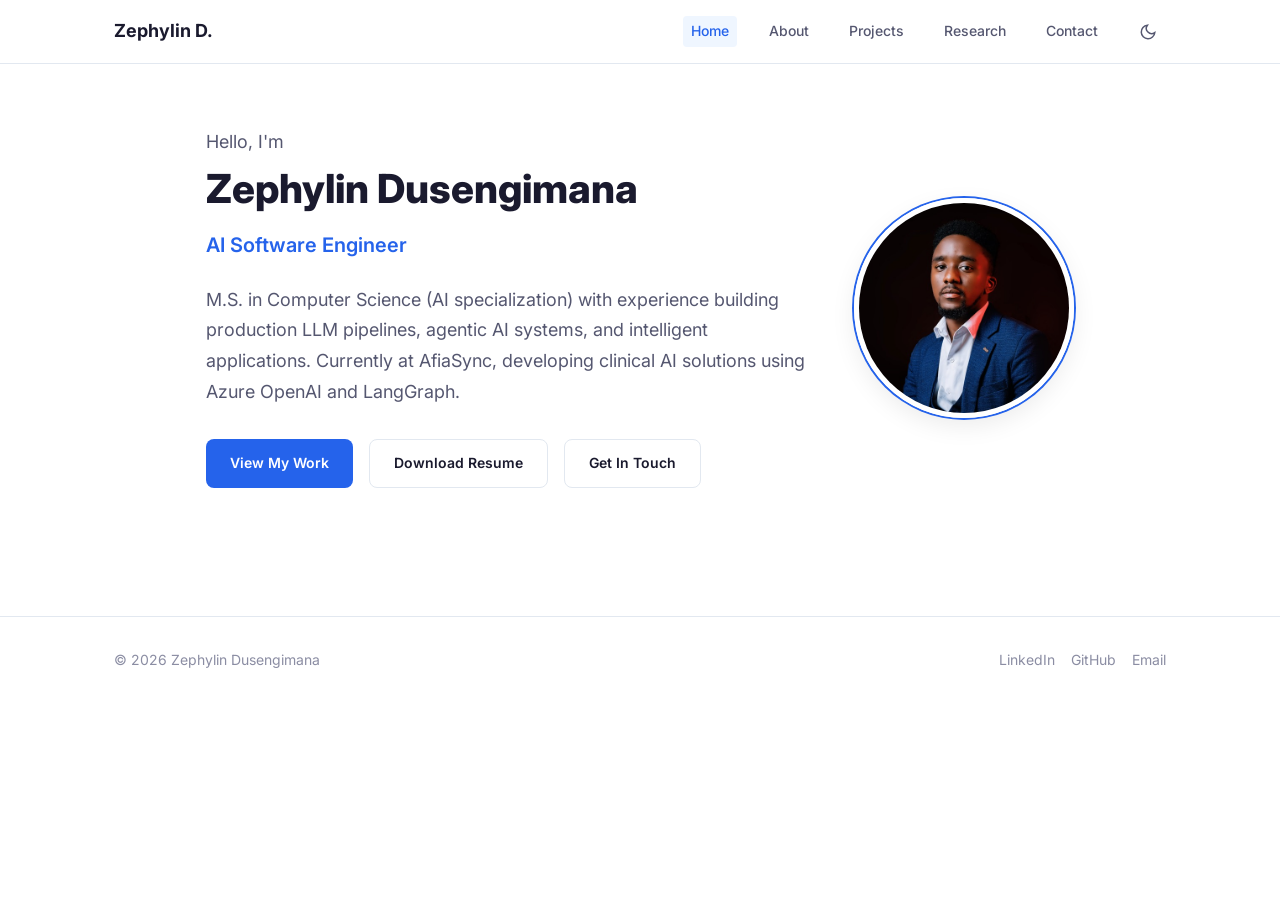
<file: index.html>
<!DOCTYPE html>
<html lang="en">
<head>
  <meta charset="UTF-8">
  <meta name="viewport" content="width=device-width, initial-scale=1.0">
  <title>Zephylin Dusengimana — AI Software Engineer</title>
  <meta name="description" content="Zephylin Dusengimana is an AI Software Engineer with an M.S. in Computer Science (AI specialization). Building production AI systems, LLM pipelines, and intelligent applications.">
  <meta name="author" content="Zephylin Dusengimana">

  <!-- Open Graph (for social media sharing previews) -->
  <meta property="og:title" content="Zephylin Dusengimana — AI Software Engineer">
  <meta property="og:description" content="AI Software Engineer with an M.S. in Computer Science from Oklahoma Christian University. Specializing in LLM systems, agentic AI, and production ML pipelines.">
  <meta property="og:type" content="website">
  <meta property="og:url" content="https://zephylindusengimana.com">

  <!-- Favicon -->
  <link rel="icon" href="./assets/images/logo.ico" type="image/x-icon">

  <!-- Google Fonts (Inter) -->
  <link rel="preconnect" href="https://fonts.googleapis.com">
  <link rel="preconnect" href="https://fonts.gstatic.com" crossorigin>
  <link href="https://fonts.googleapis.com/css2?family=Inter:wght@400;500;600;700;800&display=swap" rel="stylesheet">

  <!-- Our CSS -->
  <link rel="stylesheet" href="./assets/css/style.css">
</head>
<body>
  <!-- Navigation (injected by JavaScript) -->
  <div id="nav-placeholder"></div>

  <!-- Hero Section -->
  <section class="hero">
    <div class="container">
      <div class="hero-inner">
        <div class="hero-content">
          <p class="hero-greeting">Hello, I'm</p>
          <h1 class="hero-name">Zephylin Dusengimana</h1>
          <p class="hero-title">AI Software Engineer</p>
          <p class="hero-description">
            M.S. in Computer Science (AI specialization) with experience building production 
            LLM pipelines, agentic AI systems, and intelligent applications. Currently at 
            AfiaSync, developing clinical AI solutions using Azure OpenAI and LangGraph.
          </p>
          <div class="hero-buttons">
            <a href="projects.html" class="btn btn-primary">View My Work</a>
            <a href="./assets/docs/Zephylin_Dusengimana_Resume.pdf" class="btn btn-outline" target="_blank" rel="noopener noreferrer">Download Resume</a>
            <a href="contact.html" class="btn btn-outline">Get In Touch</a>
          </div>
        </div>
        <div class="hero-image">
          <img src="./assets/images/my-avatar.JPG" alt="Zephylin Dusengimana" width="220" height="220">
        </div>
      </div>
    </div>
  </section>

  <!-- Footer (injected by JavaScript) -->
  <div id="footer-placeholder"></div>

  <!-- JavaScript -->
  <script src="./assets/js/main.js"></script>
  <script>
    // Tell main.js which page this is (for active nav highlighting)
    initPage('home');
  </script>
</body>
</html>
</file>
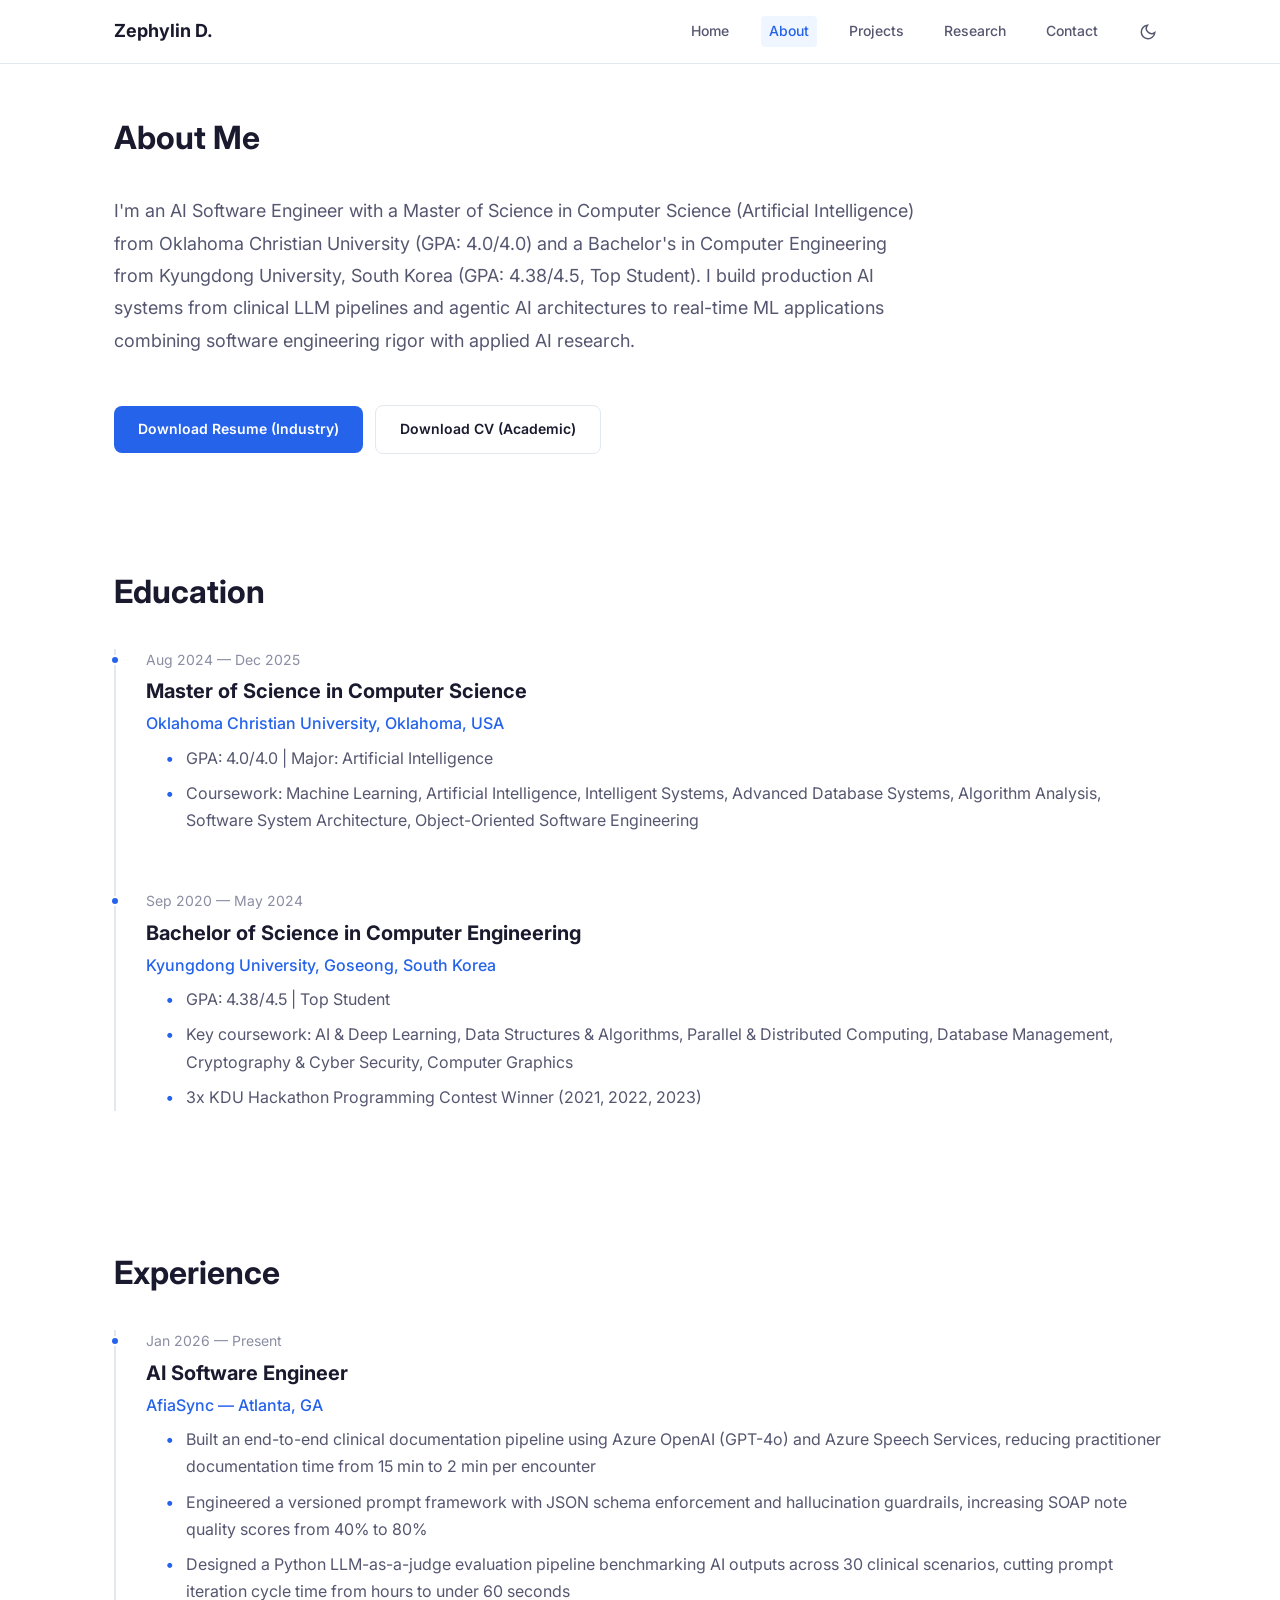
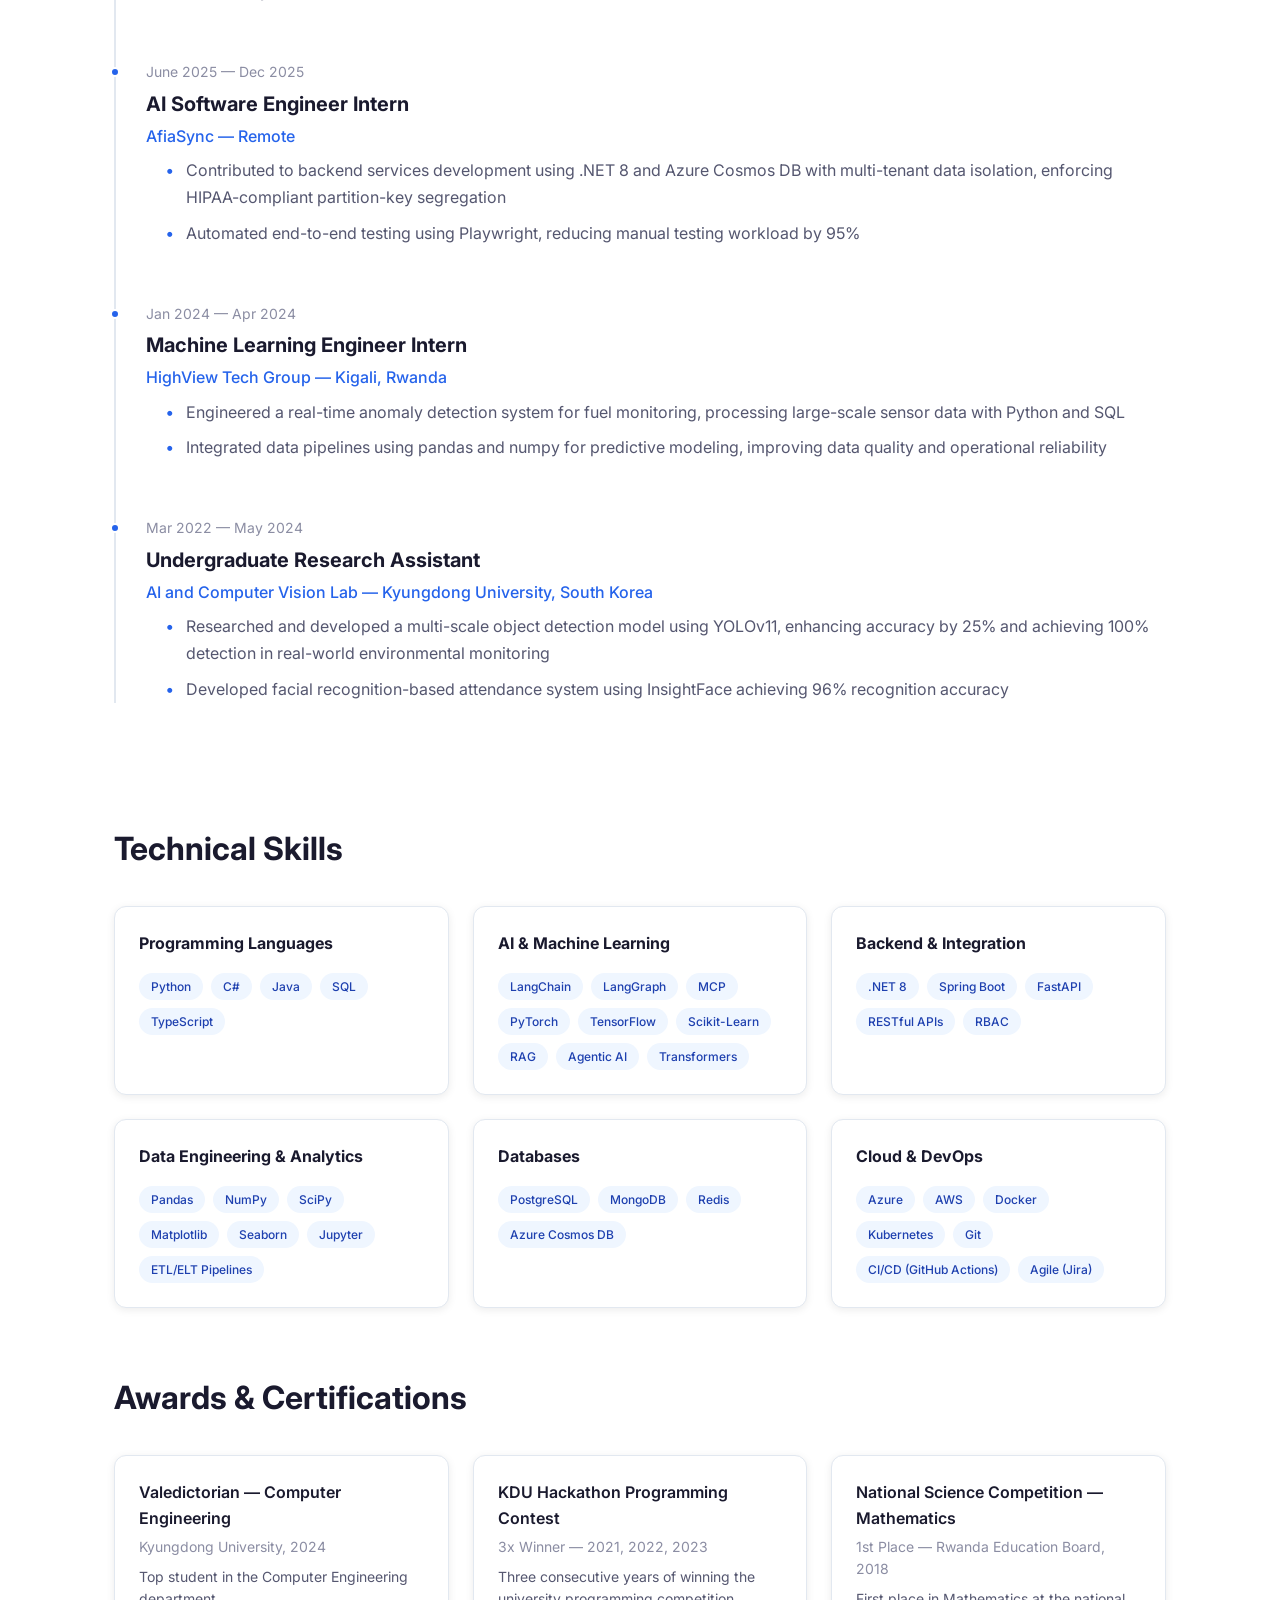
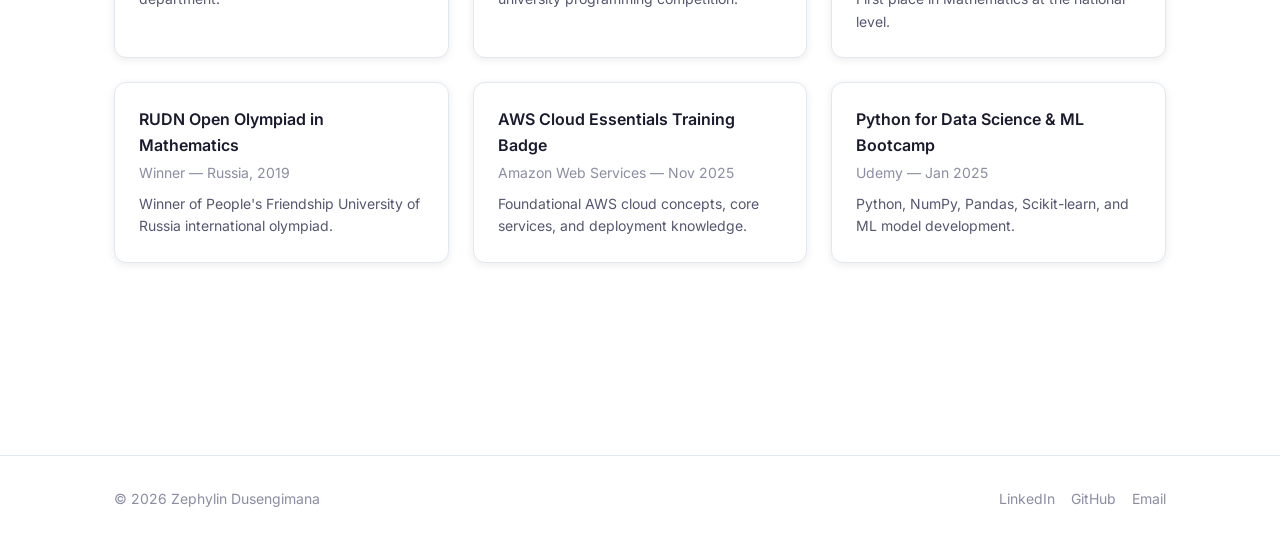
<file: about.html>
<!DOCTYPE html>
<html lang="en">
<head>
  <meta charset="UTF-8">
  <meta name="viewport" content="width=device-width, initial-scale=1.0">
  <title>About — Zephylin Dusengimana</title>
  <meta name="description" content="Learn about Zephylin Dusengimana's education, experience, and technical skills in software development and AI/ML engineering.">
  <link rel="icon" href="./assets/images/logo.ico" type="image/x-icon">
  <link rel="preconnect" href="https://fonts.googleapis.com">
  <link rel="preconnect" href="https://fonts.gstatic.com" crossorigin>
  <link href="https://fonts.googleapis.com/css2?family=Inter:wght@400;500;600;700;800&display=swap" rel="stylesheet">
  <link rel="stylesheet" href="./assets/css/style.css">
</head>
<body>
  <div id="nav-placeholder"></div>

  <!-- Main content starts below the nav -->
  <main class="section" style="padding-top: calc(var(--nav-height) + var(--space-2xl));">
    <div class="container">

      <!-- About Intro -->
      <h1 class="section-title">About Me</h1>
      <p class="about-intro">
        I'm an AI Software Engineer with a Master of Science in Computer Science (Artificial Intelligence) 
        from Oklahoma Christian University (GPA: 4.0/4.0) and a Bachelor's in Computer Engineering 
        from Kyungdong University, South Korea (GPA: 4.38/4.5, Top Student). I build production 
        AI systems from clinical LLM pipelines and agentic AI architectures to real-time ML 
        applications combining software engineering rigor with applied AI research.
      </p>

      <!-- Resume Downloads -->
      <div style="margin-bottom: var(--space-2xl);">
        <a href="./assets/docs/Zephylin_Dusengimana_Resume.pdf" class="btn btn-primary" target="_blank" rel="noopener noreferrer">Download Resume (Industry)</a>
        <a href="./assets/docs/Zephylin_Dusengimana_CV.pdf" class="btn btn-outline" target="_blank" rel="noopener noreferrer" style="margin-left: var(--space-sm);">Download CV (Academic)</a>
      </div>

      <!-- Education -->
      <section class="section">
        <h2 class="section-title">Education</h2>
        <div class="timeline">
          <div class="timeline-item">
            <p class="timeline-date">Aug 2024 — Dec 2025</p>
            <h3 class="timeline-title">Master of Science in Computer Science</h3>
            <p class="timeline-company">Oklahoma Christian University, Oklahoma, USA</p>
            <div class="timeline-description">
              <ul>
                <li>GPA: 4.0/4.0 | Major: Artificial Intelligence</li>
                <li>Coursework: Machine Learning, Artificial Intelligence, Intelligent Systems, Advanced Database Systems, Algorithm Analysis, Software System Architecture, Object-Oriented Software Engineering</li>
                
              </ul>
            </div>
          </div>

          <div class="timeline-item">
            <p class="timeline-date">Sep 2020 — May 2024</p>
            <h3 class="timeline-title">Bachelor of Science in Computer Engineering</h3>
            <p class="timeline-company">Kyungdong University, Goseong, South Korea</p>
            <div class="timeline-description">
              <ul>
                <li>GPA: 4.38/4.5 | Top Student</li>
                <li>Key coursework: AI & Deep Learning, Data Structures & Algorithms, Parallel & Distributed Computing, Database Management, Cryptography & Cyber Security, Computer Graphics</li>
                <li>3x KDU Hackathon Programming Contest Winner (2021, 2022, 2023)</li>
              </ul>
            </div>
          </div>
        </div>
      </section>

      <!-- Experience -->
      <section class="section">
        <h2 class="section-title">Experience</h2>
        <div class="timeline">
          <div class="timeline-item">
            <p class="timeline-date">Jan 2026 — Present</p>
            <h3 class="timeline-title">AI Software Engineer</h3>
            <p class="timeline-company">AfiaSync — Atlanta, GA</p>
            <div class="timeline-description">
              <ul>
                <li>Built an end-to-end clinical documentation pipeline using Azure OpenAI (GPT-4o) and Azure Speech Services, reducing practitioner documentation time from 15 min to 2 min per encounter</li>
                <li>Engineered a versioned prompt framework with JSON schema enforcement and hallucination guardrails, increasing SOAP note quality scores from 40% to 80%</li>
                <li>Designed a Python LLM-as-a-judge evaluation pipeline benchmarking AI outputs across 30 clinical scenarios, cutting prompt iteration cycle time from hours to under 60 seconds</li>
              </ul>
            </div>
          </div>

          <div class="timeline-item">
            <p class="timeline-date">June 2025 — Dec 2025</p>
            <h3 class="timeline-title">AI Software Engineer Intern</h3>
            <p class="timeline-company">AfiaSync — Remote</p>
            <div class="timeline-description">
              <ul>
                <li>Contributed to backend services development using .NET 8 and Azure Cosmos DB with multi-tenant data isolation, enforcing HIPAA-compliant partition-key segregation</li>
                <li>Automated end-to-end testing using Playwright, reducing manual testing workload by 95%</li>
              </ul>
            </div>
          </div>

          <div class="timeline-item">
            <p class="timeline-date">Jan 2024 — Apr 2024</p>
            <h3 class="timeline-title">Machine Learning Engineer Intern</h3>
            <p class="timeline-company">HighView Tech Group — Kigali, Rwanda</p>
            <div class="timeline-description">
              <ul>
                <li>Engineered a real-time anomaly detection system for fuel monitoring, processing large-scale sensor data with Python and SQL</li>
                <li>Integrated data pipelines using pandas and numpy for predictive modeling, improving data quality and operational reliability</li>
              </ul>
            </div>
          </div>

          <div class="timeline-item">
            <p class="timeline-date">Mar 2022 — May 2024</p>
            <h3 class="timeline-title">Undergraduate Research Assistant</h3>
            <p class="timeline-company">AI and Computer Vision Lab — Kyungdong University, South Korea</p>
            <div class="timeline-description">
              <ul>
                <li>Researched and developed a multi-scale object detection model using YOLOv11, enhancing accuracy by 25% and achieving 100% detection in real-world environmental monitoring</li>
                <li>Developed facial recognition-based attendance system using InsightFace achieving 96% recognition accuracy</li>
              </ul>
            </div>
          </div>
        </div>
      </section>

      <!-- Skills -->
      <section class="skills-section">
        <h2 class="section-title">Technical Skills</h2>
        <div class="skills-grid">
          <div class="skill-category">
            <h3>Programming Languages</h3>
            <div class="skill-tags">
              <span class="skill-tag">Python</span>
              <span class="skill-tag">C#</span>
              <span class="skill-tag">Java</span>
              <span class="skill-tag">SQL</span>
              <span class="skill-tag">TypeScript</span>
            </div>
          </div>

          <div class="skill-category">
            <h3>AI & Machine Learning</h3>
            <div class="skill-tags">
              <span class="skill-tag">LangChain</span>
              <span class="skill-tag">LangGraph</span>
              <span class="skill-tag">MCP</span>
              <span class="skill-tag">PyTorch</span>
              <span class="skill-tag">TensorFlow</span>
              <span class="skill-tag">Scikit-Learn</span>
              <span class="skill-tag">RAG</span>
              <span class="skill-tag">Agentic AI</span>
              <span class="skill-tag">Transformers</span>
            </div>
          </div>

          <div class="skill-category">
            <h3>Backend & Integration</h3>
            <div class="skill-tags">
              <span class="skill-tag">.NET 8</span>
              <span class="skill-tag">Spring Boot</span>
              <span class="skill-tag">FastAPI</span>
              <span class="skill-tag">RESTful APIs</span>
              <span class="skill-tag">RBAC</span>
            </div>
          </div>

          <div class="skill-category">
            <h3>Data Engineering & Analytics</h3>
            <div class="skill-tags">
              <span class="skill-tag">Pandas</span>
              <span class="skill-tag">NumPy</span>
              <span class="skill-tag">SciPy</span>
              <span class="skill-tag">Matplotlib</span>
              <span class="skill-tag">Seaborn</span>
              <span class="skill-tag">Jupyter</span>
              <span class="skill-tag">ETL/ELT Pipelines</span>
            </div>
          </div>

          <div class="skill-category">
            <h3>Databases</h3>
            <div class="skill-tags">
              <span class="skill-tag">PostgreSQL</span>
              <span class="skill-tag">MongoDB</span>
              <span class="skill-tag">Redis</span>
              <span class="skill-tag">Azure Cosmos DB</span>
            </div>
          </div>

          <div class="skill-category">
            <h3>Cloud & DevOps</h3>
            <div class="skill-tags">
              <span class="skill-tag">Azure</span>
              <span class="skill-tag">AWS</span>
              <span class="skill-tag">Docker</span>
              <span class="skill-tag">Kubernetes</span>
              <span class="skill-tag">Git</span>
              <span class="skill-tag">CI/CD (GitHub Actions)</span>
              <span class="skill-tag">Agile (Jira)</span>
            </div>
          </div>
        </div>
      </section>

      <!-- Awards & Certifications -->
      <section class="section">
        <h2 class="section-title">Awards & Certifications</h2>
        <div class="awards-grid">
          <div class="award-item">
            <h4>Valedictorian — Computer Engineering</h4>
            <p class="award-meta">Kyungdong University, 2024</p>
            <p>Top student in the Computer Engineering department.</p>
          </div>

          <div class="award-item">
            <h4>KDU Hackathon Programming Contest</h4>
            <p class="award-meta">3x Winner — 2021, 2022, 2023</p>
            <p>Three consecutive years of winning the university programming competition.</p>
          </div>

          <div class="award-item">
            <h4>National Science Competition — Mathematics</h4>
            <p class="award-meta">1st Place — Rwanda Education Board, 2018</p>
            <p>First place in Mathematics at the national level.</p>
          </div>

          <div class="award-item">
            <h4>RUDN Open Olympiad in Mathematics</h4>
            <p class="award-meta">Winner — Russia, 2019</p>
            <p>Winner of People's Friendship University of Russia international olympiad.</p>
          </div>

          <div class="award-item">
            <h4>AWS Cloud Essentials Training Badge</h4>
            <p class="award-meta">Amazon Web Services — Nov 2025</p>
            <p>Foundational AWS cloud concepts, core services, and deployment knowledge.</p>
          </div>

          <div class="award-item">
            <h4>Python for Data Science & ML Bootcamp</h4>
            <p class="award-meta">Udemy — Jan 2025</p>
            <p>Python, NumPy, Pandas, Scikit-learn, and ML model development.</p>
          </div>
        </div>
      </section>

    </div>
  </main>

  <div id="footer-placeholder"></div>

  <script src="./assets/js/main.js"></script>
  <script>initPage('about');</script>
</body>
</html>
</file>
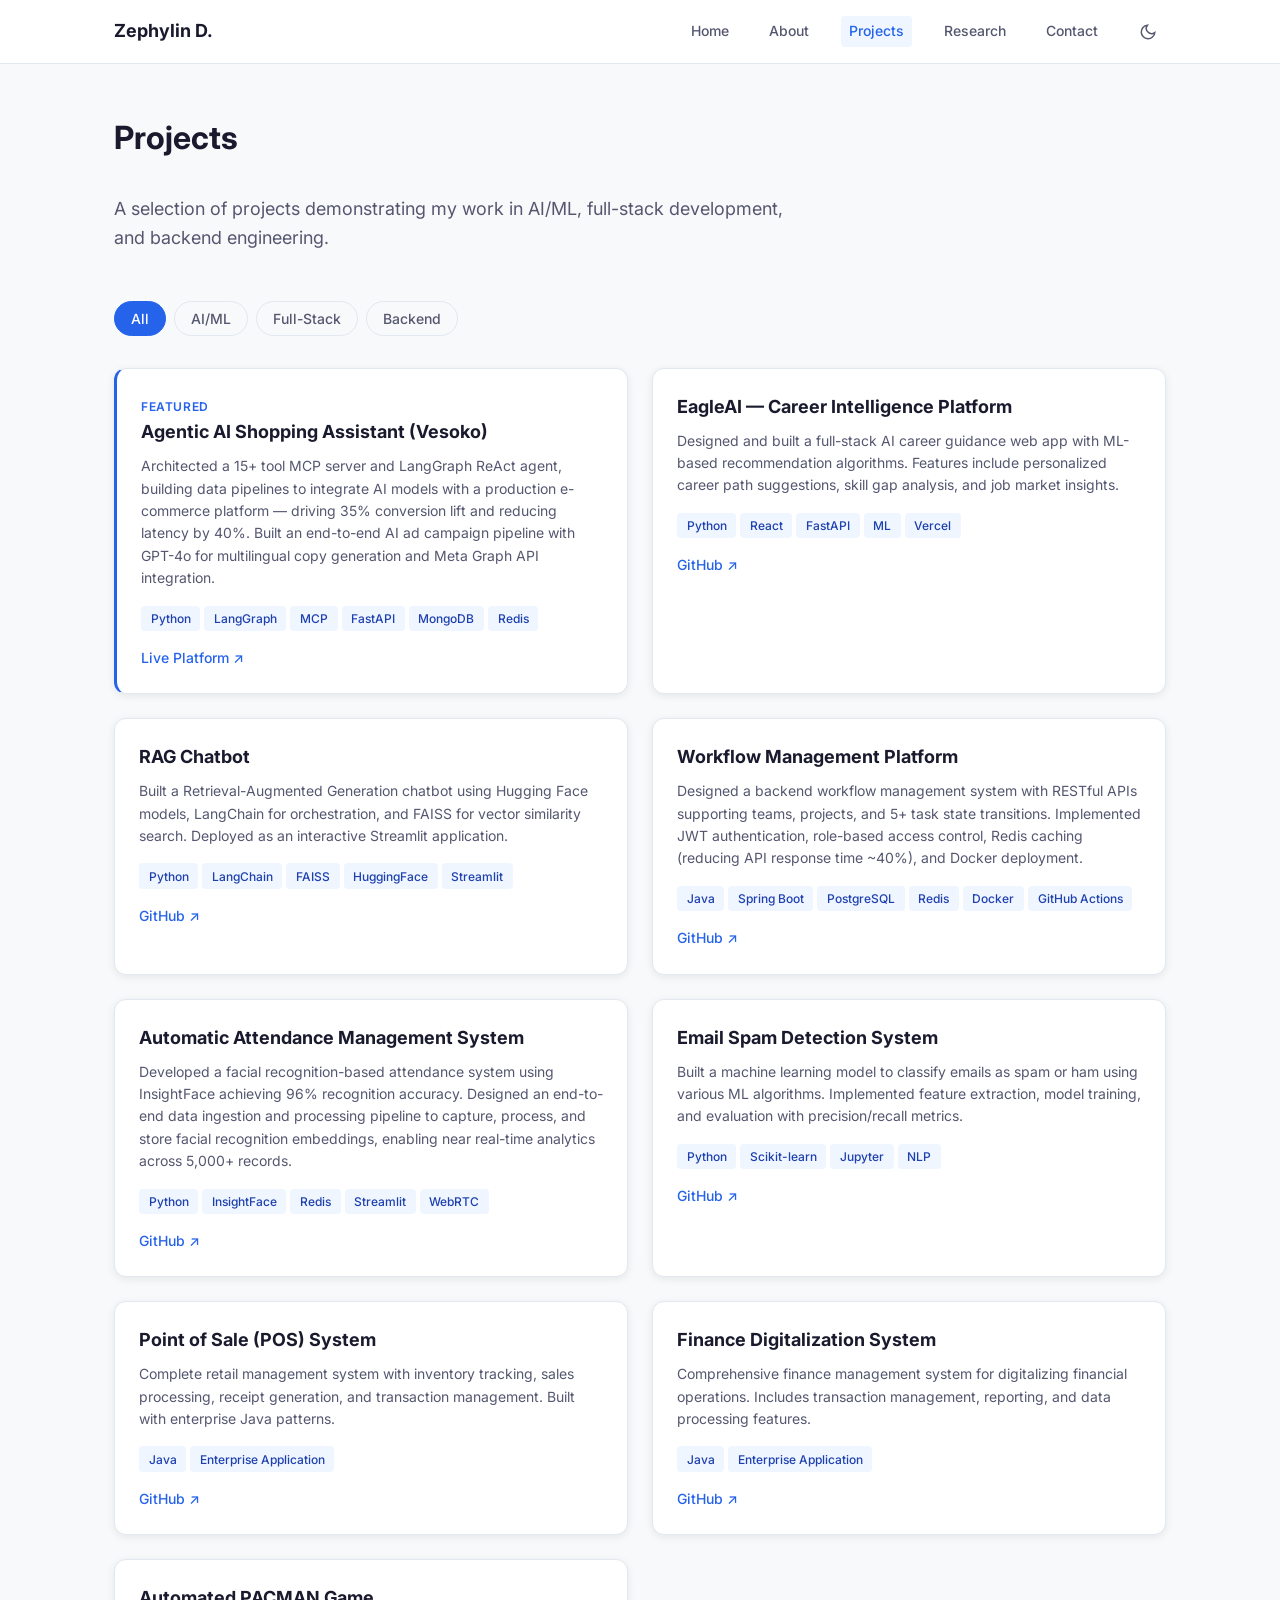
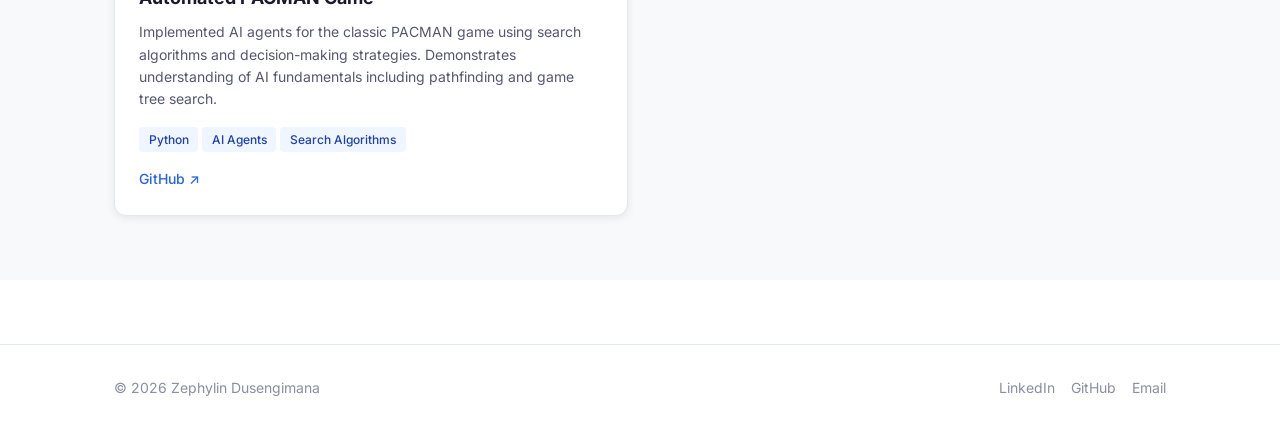
<file: projects.html>
<!DOCTYPE html>
<html lang="en">
<head>
  <meta charset="UTF-8">
  <meta name="viewport" content="width=device-width, initial-scale=1.0">
  <title>Projects — Zephylin Dusengimana</title>
  <meta name="description" content="Portfolio of projects by Zephylin Dusengimana including AI/ML systems, full-stack web applications, and backend engineering.">
  <link rel="icon" href="./assets/images/logo.ico" type="image/x-icon">
  <link rel="preconnect" href="https://fonts.googleapis.com">
  <link rel="preconnect" href="https://fonts.gstatic.com" crossorigin>
  <link href="https://fonts.googleapis.com/css2?family=Inter:wght@400;500;600;700;800&display=swap" rel="stylesheet">
  <link rel="stylesheet" href="./assets/css/style.css">
</head>
<body>
  <div id="nav-placeholder"></div>

  <main class="section page-alt-bg" style="padding-top: calc(var(--nav-height) + var(--space-2xl));">
    <div class="container">
      <h1 class="section-title">Projects</h1>
      <p class="section-subtitle">
        A selection of projects demonstrating my work in AI/ML, full-stack development, and backend engineering.
      </p>

      <!-- Filter Buttons -->
      <div class="filter-buttons">
        <button class="filter-btn active" data-filter="all">All</button>
        <button class="filter-btn" data-filter="ai">AI/ML</button>
        <button class="filter-btn" data-filter="web">Full-Stack</button>
        <button class="filter-btn" data-filter="backend">Backend</button>
      </div>

      <!-- Projects Grid -->
      <div class="projects-grid" id="projects-grid">

        <!-- Project 1: Vesoko — Agentic AI Shopping Assistant -->
        <div class="project-card" data-category="ai">
          <span class="project-label">Featured</span>
          <h3>Agentic AI Shopping Assistant (Vesoko)</h3>
          <p class="project-description">
            Architected a 15+ tool MCP server and LangGraph ReAct agent, building data pipelines 
            to integrate AI models with a production e-commerce platform — driving 35% conversion 
            lift and reducing latency by 40%. Built an end-to-end AI ad campaign pipeline with 
            GPT-4o for multilingual copy generation and Meta Graph API integration.
          </p>
          <div class="project-tags">
            <span class="project-tag">Python</span>
            <span class="project-tag">LangGraph</span>
            <span class="project-tag">MCP</span>
            <span class="project-tag">FastAPI</span>
            <span class="project-tag">MongoDB</span>
            <span class="project-tag">Redis</span>
          </div>
          <div class="project-links">
            <a href="https://www.vesoko.com/" target="_blank" rel="noopener noreferrer">Live Platform ↗</a>
          </div>
        </div>

        <!-- Project 2: EagleAI -->
        <div class="project-card" data-category="ai web">
          <h3>EagleAI — Career Intelligence Platform</h3>
          <p class="project-description">
            Designed and built a full-stack AI career guidance web app with ML-based 
            recommendation algorithms. Features include personalized career path suggestions, 
            skill gap analysis, and job market insights.
          </p>
          <div class="project-tags">
            <span class="project-tag">Python</span>
            <span class="project-tag">React</span>
            <span class="project-tag">FastAPI</span>
            <span class="project-tag">ML</span>
            <span class="project-tag">Vercel</span>
          </div>
          <div class="project-links">
            <a href="https://github.com/zephylin/EagleAI.git" target="_blank" rel="noopener noreferrer">GitHub ↗</a>
          </div>
        </div>

        <!-- Project 3: RAG Chatbot -->
        <div class="project-card" data-category="ai">
          <h3>RAG Chatbot</h3>
          <p class="project-description">
            Built a Retrieval-Augmented Generation chatbot using Hugging Face models, 
            LangChain for orchestration, and FAISS for vector similarity search. 
            Deployed as an interactive Streamlit application.
          </p>
          <div class="project-tags">
            <span class="project-tag">Python</span>
            <span class="project-tag">LangChain</span>
            <span class="project-tag">FAISS</span>
            <span class="project-tag">HuggingFace</span>
            <span class="project-tag">Streamlit</span>
          </div>
          <div class="project-links">
            <a href="https://github.com/zephylin/Chat-bot.git" target="_blank" rel="noopener noreferrer">GitHub ↗</a>
          </div>
        </div>

        <!-- Project 3: Workflow Management Platform -->
        <div class="project-card" data-category="backend">
          <h3>Workflow Management Platform</h3>
          <p class="project-description">
            Designed a backend workflow management system with RESTful APIs supporting teams, 
            projects, and 5+ task state transitions. Implemented JWT authentication, role-based 
            access control, Redis caching (reducing API response time ~40%), and Docker deployment.
          </p>
          <div class="project-tags">
            <span class="project-tag">Java</span>
            <span class="project-tag">Spring Boot</span>
            <span class="project-tag">PostgreSQL</span>
            <span class="project-tag">Redis</span>
            <span class="project-tag">Docker</span>
            <span class="project-tag">GitHub Actions</span>
          </div>
          <div class="project-links">
            <a href="https://github.com/zephylin/Workflow-Management-Platform.git" target="_blank" rel="noopener noreferrer">GitHub ↗</a>
          </div>
        </div>

        <!-- Project: Attendance System -->
        <div class="project-card" data-category="ai">
          <h3>Automatic Attendance Management System</h3>
          <p class="project-description">
            Developed a facial recognition-based attendance system using InsightFace achieving 
            96% recognition accuracy. Designed an end-to-end data ingestion and processing 
            pipeline to capture, process, and store facial recognition embeddings, enabling 
            near real-time analytics across 5,000+ records.
          </p>
          <div class="project-tags">
            <span class="project-tag">Python</span>
            <span class="project-tag">InsightFace</span>
            <span class="project-tag">Redis</span>
            <span class="project-tag">Streamlit</span>
            <span class="project-tag">WebRTC</span>
          </div>
          <div class="project-links">
            <a href="https://github.com/zephylin/Attendance-Management-System-using-Insightface" target="_blank" rel="noopener noreferrer">GitHub ↗</a>
          </div>
        </div>

        <!-- Project 5: Email Spam Detection -->
        <div class="project-card" data-category="ai">
          <h3>Email Spam Detection System</h3>
          <p class="project-description">
            Built a machine learning model to classify emails as spam or ham using 
            various ML algorithms. Implemented feature extraction, model training, 
            and evaluation with precision/recall metrics.
          </p>
          <div class="project-tags">
            <span class="project-tag">Python</span>
            <span class="project-tag">Scikit-learn</span>
            <span class="project-tag">Jupyter</span>
            <span class="project-tag">NLP</span>
          </div>
          <div class="project-links">
            <a href="https://github.com/zephylin/Email-Spam-Detection" target="_blank" rel="noopener noreferrer">GitHub ↗</a>
          </div>
        </div>

        <!-- Project 6: Point of Sale System -->
        <div class="project-card" data-category="backend">
          <h3>Point of Sale (POS) System</h3>
          <p class="project-description">
            Complete retail management system with inventory tracking, sales processing, 
            receipt generation, and transaction management. Built with enterprise Java patterns.
          </p>
          <div class="project-tags">
            <span class="project-tag">Java</span>
            <span class="project-tag">Enterprise Application</span>
          </div>
          <div class="project-links">
            <a href="https://github.com/zephylin/Point-of-Sale-System" target="_blank" rel="noopener noreferrer">GitHub ↗</a>
          </div>
        </div>

        <!-- Project 7: Finance Digitalization -->
        <div class="project-card" data-category="backend">
          <h3>Finance Digitalization System</h3>
          <p class="project-description">
            Comprehensive finance management system for digitalizing financial operations. 
            Includes transaction management, reporting, and data processing features.
          </p>
          <div class="project-tags">
            <span class="project-tag">Java</span>
            <span class="project-tag">Enterprise Application</span>
          </div>
          <div class="project-links">
            <a href="https://github.com/zephylin/Finance-Digitalization-System" target="_blank" rel="noopener noreferrer">GitHub ↗</a>
          </div>
        </div>

        <!-- Project 8: Automated PACMAN -->
        <div class="project-card" data-category="ai">
          <h3>Automated PACMAN Game</h3>
          <p class="project-description">
            Implemented AI agents for the classic PACMAN game using search algorithms 
            and decision-making strategies. Demonstrates understanding of AI fundamentals 
            including pathfinding and game tree search.
          </p>
          <div class="project-tags">
            <span class="project-tag">Python</span>
            <span class="project-tag">AI Agents</span>
            <span class="project-tag">Search Algorithms</span>
          </div>
          <div class="project-links">
            <a href="https://github.com/zephylin/Automated-PACMAN-game" target="_blank" rel="noopener noreferrer">GitHub ↗</a>
          </div>
        </div>

      </div>
    </div>
  </main>

  <div id="footer-placeholder"></div>

  <script src="./assets/js/main.js"></script>
  <script>
    initPage('projects');

    // ============================================
    // PROJECT FILTERING
    // ============================================
    // When a filter button is clicked, show/hide
    // project cards based on their data-category attribute.

    const filterBtns = document.querySelectorAll('.filter-btn');
    const projectCards = document.querySelectorAll('.project-card');

    filterBtns.forEach(btn => {
      btn.addEventListener('click', () => {
        // Update active button
        filterBtns.forEach(b => b.classList.remove('active'));
        btn.classList.add('active');

        const filter = btn.getAttribute('data-filter');

        projectCards.forEach(card => {
          const category = card.getAttribute('data-category');
          // Show if filter is "all" OR if the card's category includes the filter value
          if (filter === 'all' || category.includes(filter)) {
            card.style.display = '';
          } else {
            card.style.display = 'none';
          }
        });
      });
    });
  </script>
</body>
</html>
</file>
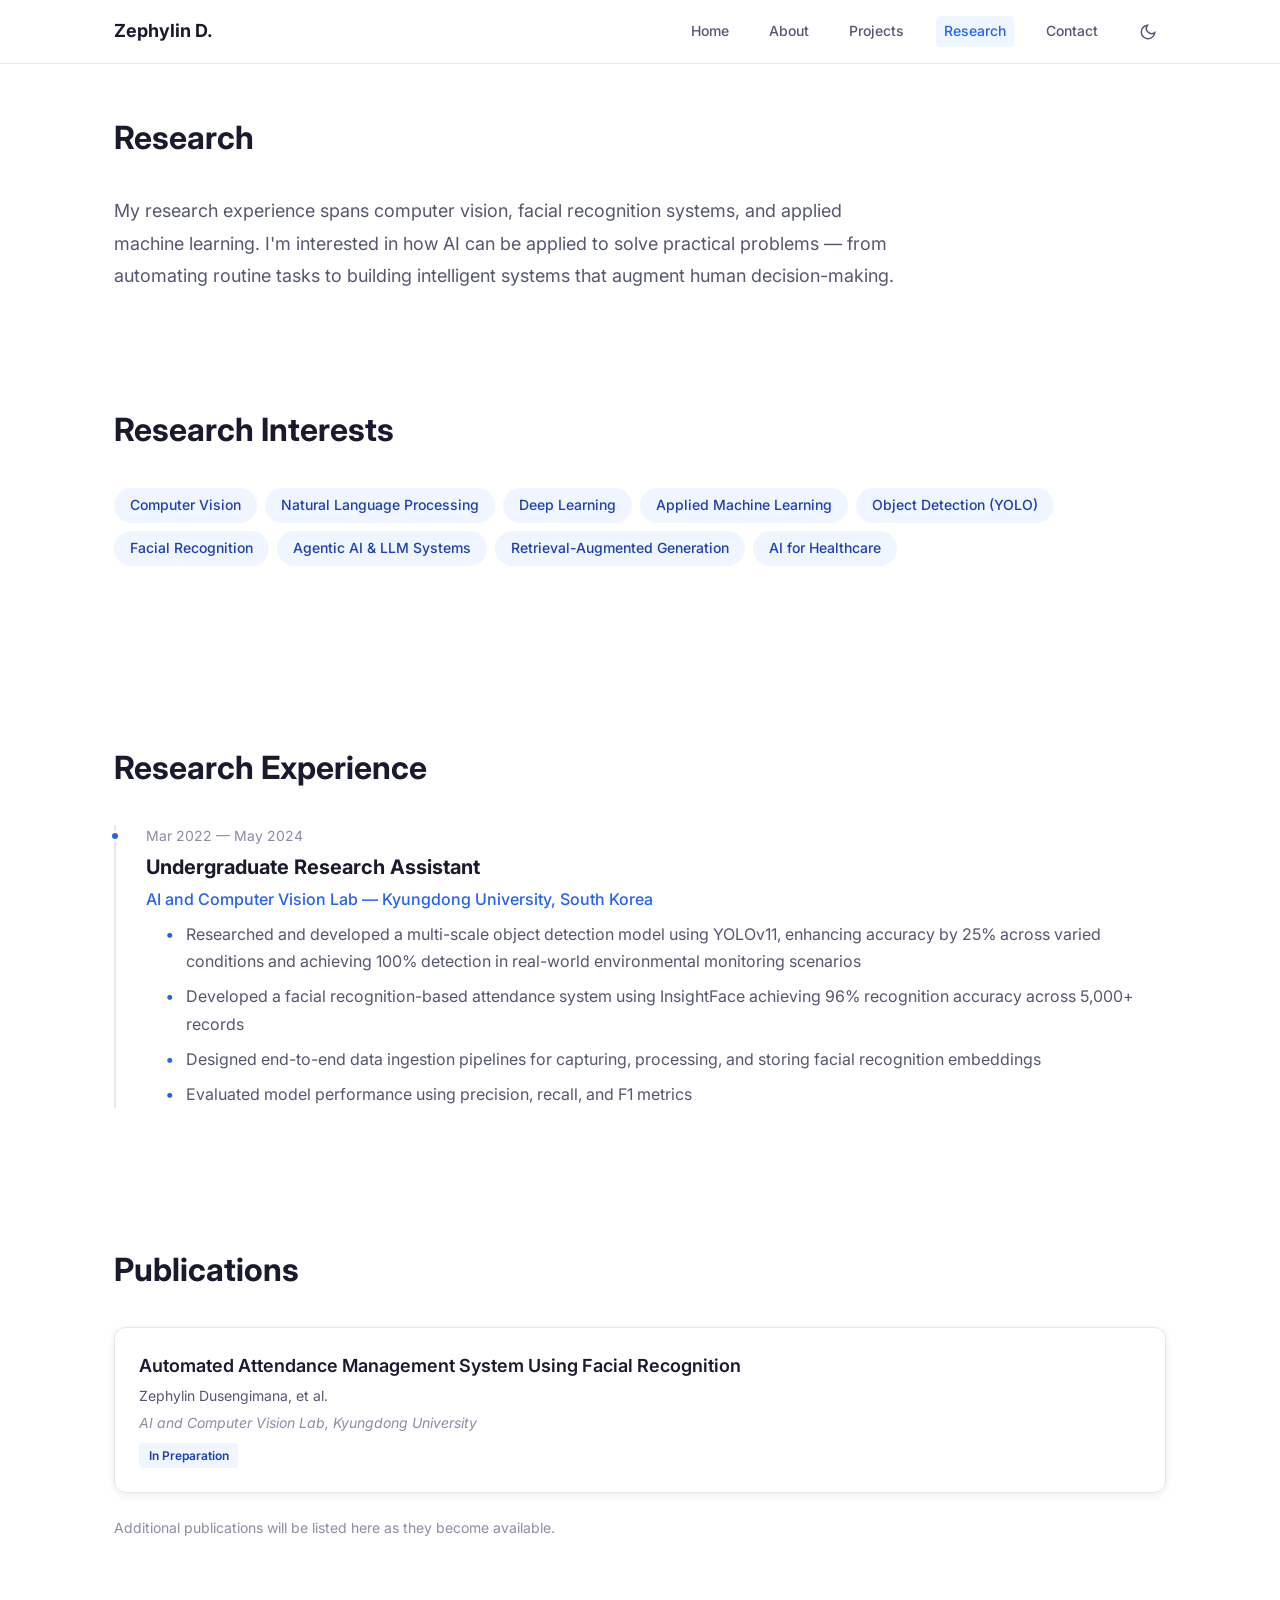
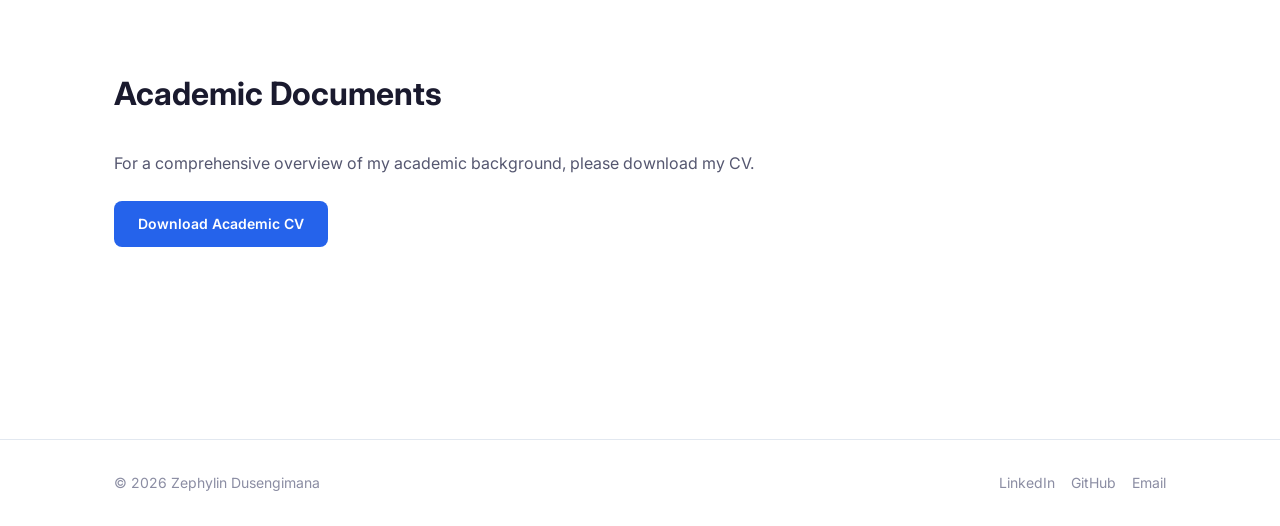
<file: research.html>
<!DOCTYPE html>
<html lang="en">
<head>
  <meta charset="UTF-8">
  <meta name="viewport" content="width=device-width, initial-scale=1.0">
  <title>Research — Zephylin Dusengimana</title>
  <meta name="description" content="Research experience and interests of Zephylin Dusengimana in AI, computer vision, NLP, and machine learning.">
  <link rel="icon" href="./assets/images/logo.ico" type="image/x-icon">
  <link rel="preconnect" href="https://fonts.googleapis.com">
  <link rel="preconnect" href="https://fonts.gstatic.com" crossorigin>
  <link href="https://fonts.googleapis.com/css2?family=Inter:wght@400;500;600;700;800&display=swap" rel="stylesheet">
  <link rel="stylesheet" href="./assets/css/style.css">
</head>
<body>
  <div id="nav-placeholder"></div>

  <main class="section" style="padding-top: calc(var(--nav-height) + var(--space-2xl));">
    <div class="container">
      <h1 class="section-title">Research</h1>
      <p class="research-intro">
        My research experience spans computer vision, facial recognition systems, and applied machine learning. 
        I'm interested in how AI can be applied to solve practical problems — from automating routine tasks 
        to building intelligent systems that augment human decision-making.
      </p>

      <!-- Research Interests -->
      <section class="section">
        <h2 class="section-title">Research Interests</h2>
        <div class="research-interests">
          <span class="research-interest-tag">Computer Vision</span>
          <span class="research-interest-tag">Natural Language Processing</span>
          <span class="research-interest-tag">Deep Learning</span>
          <span class="research-interest-tag">Applied Machine Learning</span>
          <span class="research-interest-tag">Object Detection (YOLO)</span>
          <span class="research-interest-tag">Facial Recognition</span>
          <span class="research-interest-tag">Agentic AI & LLM Systems</span>
          <span class="research-interest-tag">Retrieval-Augmented Generation</span>
          <span class="research-interest-tag">AI for Healthcare</span>
        </div>
      </section>

      <!-- Research Experience -->
      <section class="section">
        <h2 class="section-title">Research Experience</h2>
        <div class="timeline">
          <div class="timeline-item">
            <p class="timeline-date">Mar 2022 — May 2024</p>
            <h3 class="timeline-title">Undergraduate Research Assistant</h3>
            <p class="timeline-company">AI and Computer Vision Lab — Kyungdong University, South Korea</p>
            <div class="timeline-description">
              <ul>
                <li>Researched and developed a multi-scale object detection model using YOLOv11, enhancing accuracy by 25% across varied conditions and achieving 100% detection in real-world environmental monitoring scenarios</li>
                <li>Developed a facial recognition-based attendance system using InsightFace achieving 96% recognition accuracy across 5,000+ records</li>
                <li>Designed end-to-end data ingestion pipelines for capturing, processing, and storing facial recognition embeddings</li>
                <li>Evaluated model performance using precision, recall, and F1 metrics</li>
              </ul>
            </div>
          </div>
        </div>
      </section>

      <!-- Publications -->
      <section class="section">
        <h2 class="section-title">Publications</h2>

        <div class="publication-item">
          <h3>Automated Attendance Management System Using Facial Recognition</h3>
          <p class="pub-authors">Zephylin Dusengimana, et al.</p>
          <p class="pub-venue">AI and Computer Vision Lab, Kyungdong University</p>
          <span class="pub-status">In Preparation</span>
        </div>

        <p style="color: var(--color-text-muted); font-size: var(--text-sm); margin-top: var(--space-lg);">
          Additional publications will be listed here as they become available.
        </p>
      </section>

      <!-- Academic CV Download -->
      <section class="section">
        <h2 class="section-title">Academic Documents</h2>
        <p style="color: var(--color-text-secondary); margin-bottom: var(--space-lg);">
          For a comprehensive overview of my academic background, please download my CV.
        </p>
        <a href="./assets/docs/Zephylin_Dusengimana_CV.pdf" class="btn btn-primary" download>Download Academic CV</a>
      </section>

    </div>
  </main>

  <div id="footer-placeholder"></div>

  <script src="./assets/js/main.js"></script>
  <script>initPage('research');</script>
</body>
</html>
</file>
<file: assets/css/style.css>
/*
 * Portfolio Stylesheet — Zephylin Dusengimana
 * Clean, professional, minimal design
 * Light theme default with dark mode toggle
 *
 * HOW CSS WORKS (for learning):
 * - Each "rule" has a SELECTOR (what to style) and DECLARATIONS (how to style it)
 * - Example: .btn { color: blue; } means "elements with class 'btn' get blue text"
 * - Classes start with a dot (.), IDs start with # (we mostly use classes)
 * - CSS reads top-to-bottom; later rules override earlier ones if they target the same thing
 */

/* ============================================
   CSS VARIABLES (Custom Properties)
   ============================================
   Think of these as "named colors/sizes" you define once 
   and reuse throughout the file. If you want to change 
   the primary color, you change it in ONE place here.
   
   Usage: var(--color-primary) anywhere in the file
*/

:root {
  /* Colors — Light Theme (default) */
  --color-bg: #ffffff;
  --color-bg-alt: #f8f9fa;
  --color-bg-card: #ffffff;
  --color-text: #1a1a2e;
  --color-text-secondary: #555770;
  --color-text-muted: #8b8da3;
  --color-primary: #2563eb;
  --color-primary-hover: #1d4ed8;
  --color-border: #e2e8f0;
  --color-border-light: #f1f5f9;
  --color-shadow: rgba(0, 0, 0, 0.08);
  --color-tag-bg: #eff6ff;
  --color-tag-text: #1e40af;

  /* Typography — font families */
  --font-main: 'Inter', -apple-system, BlinkMacSystemFont, 'Segoe UI', sans-serif;
  --font-mono: 'JetBrains Mono', 'Fira Code', monospace;

  /* Font Sizes — rem = relative to root (16px by default) */
  --text-xs: 0.75rem;    /* 12px */
  --text-sm: 0.875rem;   /* 14px */
  --text-base: 1rem;     /* 16px */
  --text-lg: 1.125rem;   /* 18px */
  --text-xl: 1.25rem;    /* 20px */
  --text-2xl: 1.5rem;    /* 24px */
  --text-3xl: 2rem;      /* 32px */
  --text-4xl: 2.5rem;    /* 40px */

  /* Spacing — consistent gaps/padding */
  --space-xs: 0.25rem;
  --space-sm: 0.5rem;
  --space-md: 1rem;
  --space-lg: 1.5rem;
  --space-xl: 2rem;
  --space-2xl: 3rem;
  --space-3xl: 4rem;

  /* Border Radius (rounded corners) */
  --radius-sm: 4px;
  --radius-md: 8px;
  --radius-lg: 12px;
  --radius-full: 9999px;  /* Makes a circle if width=height */

  /* Transitions (speed of hover/color animations) */
  --transition: 0.2s ease;

  /* Layout constraints */
  --max-width: 1100px;
  --nav-height: 64px;
}

/* Dark Theme — activated when JavaScript adds data-theme="dark" to <html> */
[data-theme="dark"] {
  --color-bg: #0f172a;
  --color-bg-alt: #1e293b;
  --color-bg-card: #1e293b;
  --color-text: #f1f5f9;
  --color-text-secondary: #94a3b8;
  --color-text-muted: #64748b;
  --color-primary: #3b82f6;
  --color-primary-hover: #60a5fa;
  --color-border: #334155;
  --color-border-light: #1e293b;
  --color-shadow: rgba(0, 0, 0, 0.3);
  --color-tag-bg: #1e3a5f;
  --color-tag-text: #93c5fd;
}

/* ============================================
   RESET & BASE STYLES
   ============================================
   Browsers add their own default styles. We reset
   them so everything starts clean and predictable.
*/

*, *::before, *::after {
  margin: 0;
  padding: 0;
  box-sizing: border-box;
}

html {
  scroll-behavior: smooth;
}

body {
  font-family: var(--font-main);
  font-size: var(--text-base);
  line-height: 1.6;
  color: var(--color-text);
  background-color: var(--color-bg);
  transition: background-color var(--transition), color var(--transition);
  -webkit-font-smoothing: antialiased;
}

a {
  color: var(--color-primary);
  text-decoration: none;
  transition: color var(--transition);
}

a:hover {
  color: var(--color-primary-hover);
}

img {
  max-width: 100%;
  height: auto;
  display: block;
}

ul, ol {
  list-style: none;
}

button {
  cursor: pointer;
  border: none;
  background: none;
  font-family: inherit;
  font-size: inherit;
}

/* ============================================
   LAYOUT UTILITIES
   ============================================
   .container = centers content with a max width
   .section = adds vertical spacing between sections
*/

.container {
  max-width: var(--max-width);
  margin: 0 auto;            /* auto left/right margin = centered */
  padding: 0 var(--space-lg);
}

.section {
  padding: var(--space-3xl) 0;
}

/* Page background — gives cards contrast against the page */
.page-alt-bg {
  background: var(--color-bg-alt);
  min-height: calc(100vh - var(--nav-height));
}

.section-title {
  font-size: var(--text-3xl);
  font-weight: 700;
  margin-bottom: var(--space-xl);
  color: var(--color-text);
}

.section-subtitle {
  font-size: var(--text-lg);
  color: var(--color-text-secondary);
  margin-bottom: var(--space-2xl);
  max-width: 700px;
}

/* ============================================
   NAVIGATION BAR
   ============================================
   "position: fixed" means it stays at the top
   even when you scroll. Flexbox spaces items.
*/

.navbar {
  position: fixed;
  top: 0;
  left: 0;
  right: 0;
  height: var(--nav-height);
  background: var(--color-bg);
  border-bottom: 1px solid var(--color-border);
  z-index: 1000;
  transition: background-color var(--transition), border-color var(--transition);
}

.navbar .container {
  display: flex;            /* Flexbox: items in a row */
  align-items: center;     /* Vertically centered */
  justify-content: space-between;  /* Push items to edges */
  height: 100%;
}

.nav-brand {
  font-size: var(--text-lg);
  font-weight: 700;
  color: var(--color-text);
  text-decoration: none;
}

.nav-brand:hover {
  color: var(--color-primary);
}

.nav-links {
  display: flex;
  align-items: center;
  gap: var(--space-lg);    /* gap = space between flex items */
}

.nav-links a {
  font-size: var(--text-sm);
  font-weight: 500;
  color: var(--color-text-secondary);
  text-decoration: none;
  padding: var(--space-xs) var(--space-sm);
  border-radius: var(--radius-sm);
  transition: color var(--transition), background-color var(--transition);
}

.nav-links a:hover,
.nav-links a.active {
  color: var(--color-primary);
}

.nav-links a.active {
  background: var(--color-tag-bg);
}

/* Theme toggle button */
.theme-toggle {
  display: flex;
  align-items: center;
  justify-content: center;
  width: 36px;
  height: 36px;
  border-radius: var(--radius-full);
  color: var(--color-text-secondary);
  transition: background-color var(--transition), color var(--transition);
}

.theme-toggle:hover {
  background: var(--color-bg-alt);
  color: var(--color-primary);
}

/* Mobile menu button — hidden on desktop, shown on mobile */
.nav-mobile-btn {
  display: none;
  flex-direction: column;
  gap: 5px;
  padding: var(--space-sm);
}

.nav-mobile-btn span {
  display: block;
  width: 22px;
  height: 2px;
  background: var(--color-text);
  border-radius: 2px;
  transition: transform var(--transition), opacity var(--transition);
}

/* ============================================
   HERO SECTION (Home page)
   ============================================
*/

.hero {
  display: flex;
  align-items: center;
  padding-top: calc(var(--nav-height) + var(--space-3xl));
  padding-bottom: var(--space-3xl);
}

.hero-inner {
  display: flex;
  align-items: center;
  justify-content: space-between;
  gap: var(--space-2xl);
  width: 100%;
}

.hero-content {
  max-width: 600px;
  flex: 1;
}

.hero-image {
  flex-shrink: 0;
}

.hero-image img {
  width: 220px;
  height: 220px;
  border-radius: var(--radius-full);
  object-fit: cover;
  object-position: top center;
  border: 5px solid var(--color-bg);
  box-shadow: 0 0 0 2px var(--color-primary), 0 8px 24px var(--color-shadow);
}

.hero-greeting {
  font-size: var(--text-lg);
  color: var(--color-text-secondary);
  margin-bottom: var(--space-sm);
}

.hero-name {
  font-size: var(--text-4xl);
  font-weight: 800;
  line-height: 1.2;
  margin-bottom: var(--space-md);
}

.hero-title {
  font-size: var(--text-xl);
  color: var(--color-primary);
  font-weight: 600;
  margin-bottom: var(--space-lg);
}

.hero-description {
  font-size: var(--text-lg);
  color: var(--color-text-secondary);
  line-height: 1.7;
  margin-bottom: var(--space-xl);
}

.hero-buttons {
  display: flex;
  gap: var(--space-md);
  flex-wrap: wrap;
}

/* ============================================
   BUTTONS
   ============================================
*/

.btn {
  display: inline-flex;
  align-items: center;
  gap: var(--space-sm);
  padding: 0.75rem 1.5rem;
  font-size: var(--text-sm);
  font-weight: 600;
  border-radius: var(--radius-md);
  transition: all var(--transition);
  text-decoration: none;
}

.btn-primary {
  background: var(--color-primary);
  color: #ffffff;
}

.btn-primary:hover {
  background: var(--color-primary-hover);
  color: #ffffff;
  transform: translateY(-1px);
}

.btn-outline {
  border: 1.5px solid var(--color-border);
  color: var(--color-text);
  background: transparent;
}

.btn-outline:hover {
  border-color: var(--color-primary);
  color: var(--color-primary);
  transform: translateY(-1px);
}

/* ============================================
   ABOUT PAGE
   ============================================
*/

.about-intro {
  font-size: var(--text-lg);
  color: var(--color-text-secondary);
  line-height: 1.8;
  margin-bottom: var(--space-2xl);
  max-width: 800px;
}

/* Timeline (Education & Experience) */
.timeline {
  position: relative;
  padding-left: var(--space-xl);
}

.timeline::before {
  content: '';
  position: absolute;
  left: 0;
  top: 0;
  bottom: 0;
  width: 2px;
  background: var(--color-border);
}

.timeline-item {
  position: relative;
  padding-bottom: var(--space-2xl);
}

.timeline-item:last-child {
  padding-bottom: 0;
}

.timeline-item::before {
  content: '';
  position: absolute;
  left: calc(-1 * var(--space-xl) - 4px);
  top: 6px;
  width: 10px;
  height: 10px;
  border-radius: var(--radius-full);
  background: var(--color-primary);
  border: 2px solid var(--color-bg);
}

.timeline-date {
  font-size: var(--text-sm);
  color: var(--color-text-muted);
  margin-bottom: var(--space-xs);
}

.timeline-title {
  font-size: var(--text-xl);
  font-weight: 700;
  margin-bottom: var(--space-xs);
}

.timeline-company {
  font-size: var(--text-base);
  color: var(--color-primary);
  font-weight: 500;
  margin-bottom: var(--space-sm);
}

.timeline-description {
  color: var(--color-text-secondary);
  line-height: 1.7;
  margin-left: var(--space-md);   /* Indent the whole bullet block */
  margin-top: var(--space-sm);
}

.timeline-description li {
  margin-bottom: var(--space-sm);
  padding-left: var(--space-lg);  /* More space for the bullet marker */
  position: relative;
}

.timeline-description li::before {
  content: '•';
  position: absolute;
  left: var(--space-xs);
  color: var(--color-primary);
  font-weight: 700;
}

/* Skills Grid */
.skills-section {
  margin-top: var(--space-2xl);
}

.skills-grid {
  display: grid;
  grid-template-columns: repeat(auto-fit, minmax(250px, 1fr));
  gap: var(--space-lg);
}

.skill-category {
  background: var(--color-bg-card);
  border: 1px solid var(--color-border);
  border-radius: var(--radius-lg);
  padding: var(--space-lg);
  box-shadow: 0 2px 8px var(--color-shadow);
  transition: border-color var(--transition), box-shadow var(--transition);
}

.skill-category:hover {
  border-color: var(--color-primary);
  box-shadow: 0 4px 16px var(--color-shadow);
}

.skill-category h3 {
  font-size: var(--text-base);
  font-weight: 700;
  margin-bottom: var(--space-md);
  color: var(--color-text);
}

.skill-tags {
  display: flex;
  flex-wrap: wrap;
  gap: var(--space-sm);
}

.skill-tag {
  font-size: var(--text-xs);
  padding: 0.25rem 0.75rem;
  background: var(--color-tag-bg);
  color: var(--color-tag-text);
  border-radius: var(--radius-full);
  font-weight: 500;
}

/* Awards/Certifications */
.awards-grid {
  display: grid;
  grid-template-columns: repeat(auto-fit, minmax(300px, 1fr));
  gap: var(--space-lg);
}

.award-item {
  padding: var(--space-lg);
  border: 1px solid var(--color-border);
  border-radius: var(--radius-lg);
  background: var(--color-bg-card);
  box-shadow: 0 2px 8px var(--color-shadow);
  transition: border-color var(--transition), box-shadow var(--transition);
}

.award-item:hover {
  border-color: var(--color-primary);
  box-shadow: 0 4px 16px var(--color-shadow);
}

.award-item h4 {
  font-size: var(--text-base);
  font-weight: 600;
  margin-bottom: var(--space-xs);
}

.award-item .award-meta {
  font-size: var(--text-sm);
  color: var(--color-text-muted);
  margin-bottom: var(--space-sm);
}

.award-item p {
  font-size: var(--text-sm);
  color: var(--color-text-secondary);
}

/* ============================================
   PROJECTS PAGE
   ============================================
*/

.filter-buttons {
  display: flex;
  flex-wrap: wrap;
  gap: var(--space-sm);
  margin-bottom: var(--space-xl);
}

.filter-btn {
  padding: 0.5rem 1rem;
  font-size: var(--text-sm);
  font-weight: 500;
  color: var(--color-text-secondary);
  border: 1px solid var(--color-border);
  border-radius: var(--radius-full);
  background: transparent;
  transition: all var(--transition);
}

.filter-btn:hover,
.filter-btn.active {
  background: var(--color-primary);
  color: #ffffff;
  border-color: var(--color-primary);
}

.projects-grid {
  display: grid;
  grid-template-columns: repeat(auto-fill, minmax(340px, 1fr));
  gap: var(--space-lg);
}

.project-card {
  background: var(--color-bg-card);
  border: 1px solid var(--color-border);
  border-radius: var(--radius-lg);
  padding: var(--space-lg);
  box-shadow: 0 2px 8px var(--color-shadow);
  transition: border-color var(--transition), transform var(--transition), box-shadow var(--transition);
}

.project-card:hover {
  border-color: var(--color-primary);
  transform: translateY(-3px);
  box-shadow: 0 8px 24px var(--color-shadow);
}

/* Featured project gets a colored left accent border */
.project-card:has(.project-label) {
  border-left: 3px solid var(--color-primary);
}

.project-card h3 {
  font-size: var(--text-lg);
  font-weight: 700;
  margin-bottom: var(--space-sm);
}

.project-card .project-description {
  font-size: var(--text-sm);
  color: var(--color-text-secondary);
  line-height: 1.6;
  margin-bottom: var(--space-md);
}

.project-card .project-tags {
  display: flex;
  flex-wrap: wrap;
  gap: var(--space-xs);
  margin-bottom: var(--space-md);
}

.project-card .project-tag {
  font-size: var(--text-xs);
  padding: 0.2rem 0.6rem;
  background: var(--color-tag-bg);
  color: var(--color-tag-text);
  border-radius: var(--radius-sm);
  font-weight: 500;
}

.project-card .project-links {
  display: flex;
  gap: var(--space-md);
}

.project-card .project-links a {
  font-size: var(--text-sm);
  font-weight: 500;
  display: inline-flex;
  align-items: center;
  gap: var(--space-xs);
}

.project-label {
  font-size: var(--text-xs);
  font-weight: 600;
  text-transform: uppercase;
  letter-spacing: 0.05em;
  color: var(--color-primary);
  margin-bottom: var(--space-sm);
}

/* ============================================
   RESEARCH PAGE
   ============================================
*/

.research-intro {
  font-size: var(--text-lg);
  color: var(--color-text-secondary);
  line-height: 1.8;
  margin-bottom: var(--space-2xl);
  max-width: 800px;
}

.research-interests {
  display: flex;
  flex-wrap: wrap;
  gap: var(--space-sm);
  margin-bottom: var(--space-2xl);
}

.research-interest-tag {
  padding: 0.4rem 1rem;
  background: var(--color-tag-bg);
  color: var(--color-tag-text);
  border-radius: var(--radius-full);
  font-size: var(--text-sm);
  font-weight: 500;
}

.publication-item {
  padding: var(--space-lg);
  border: 1px solid var(--color-border);
  border-radius: var(--radius-lg);
  margin-bottom: var(--space-lg);
  background: var(--color-bg-card);
  box-shadow: 0 2px 8px var(--color-shadow);
}

.publication-item h3 {
  font-size: var(--text-lg);
  font-weight: 600;
  margin-bottom: var(--space-xs);
}

.publication-item .pub-authors {
  font-size: var(--text-sm);
  color: var(--color-text-secondary);
  margin-bottom: var(--space-xs);
}

.publication-item .pub-venue {
  font-size: var(--text-sm);
  color: var(--color-text-muted);
  font-style: italic;
  margin-bottom: var(--space-sm);
}

.publication-item .pub-status {
  display: inline-block;
  font-size: var(--text-xs);
  font-weight: 600;
  padding: 0.2rem 0.6rem;
  background: var(--color-tag-bg);
  color: var(--color-tag-text);
  border-radius: var(--radius-sm);
}

/* ============================================
   CONTACT PAGE
   ============================================
*/

.contact-grid {
  display: grid;
  grid-template-columns: 1fr 1fr;
  gap: var(--space-2xl);
  align-items: start;
}

.contact-info-list {
  display: flex;
  flex-direction: column;
  gap: var(--space-lg);
}

.contact-info-item {
  display: flex;
  align-items: center;
  gap: var(--space-md);
}

.contact-info-item .icon {
  width: 44px;
  height: 44px;
  display: flex;
  align-items: center;
  justify-content: center;
  background: var(--color-bg-alt);
  border-radius: var(--radius-md);
  color: var(--color-primary);
  font-size: var(--text-xl);
  flex-shrink: 0;
}

.contact-info-item .info h4 {
  font-size: var(--text-sm);
  font-weight: 600;
  margin-bottom: 2px;
}

.contact-info-item .info p,
.contact-info-item .info a {
  font-size: var(--text-sm);
  color: var(--color-text-secondary);
}

/* Contact Form */
.contact-form {
  display: flex;
  flex-direction: column;
  gap: var(--space-md);
}

.form-group {
  display: flex;
  flex-direction: column;
  gap: var(--space-xs);
}

.form-group label {
  font-size: var(--text-sm);
  font-weight: 600;
  color: var(--color-text);
}

.form-group input,
.form-group textarea {
  padding: 0.75rem 1rem;
  font-size: var(--text-base);
  font-family: var(--font-main);
  color: var(--color-text);
  background: var(--color-bg-alt);
  border: 1px solid var(--color-border);
  border-radius: var(--radius-md);
  transition: border-color var(--transition);
  outline: none;
}

.form-group input:focus,
.form-group textarea:focus {
  border-color: var(--color-primary);
}

.form-group textarea {
  min-height: 140px;
  resize: vertical;
}

/* Honeypot field — invisible to humans, catches spam bots */
.form-honeypot {
  position: absolute;
  left: -9999px;
  opacity: 0;
  height: 0;
  width: 0;
}

.form-status {
  font-size: var(--text-sm);
  padding: var(--space-sm) var(--space-md);
  border-radius: var(--radius-md);
  display: none;
}

.form-status.success {
  display: block;
  background: #ecfdf5;
  color: #065f46;
  border: 1px solid #a7f3d0;
}

.form-status.error {
  display: block;
  background: #fef2f2;
  color: #991b1b;
  border: 1px solid #fecaca;
}

[data-theme="dark"] .form-status.success {
  background: #064e3b;
  color: #a7f3d0;
  border-color: #065f46;
}

[data-theme="dark"] .form-status.error {
  background: #450a0a;
  color: #fecaca;
  border-color: #991b1b;
}

/* Social Links */
.social-links {
  display: flex;
  gap: var(--space-md);
  margin-top: var(--space-lg);
}

.social-links a {
  display: flex;
  align-items: center;
  justify-content: center;
  width: 40px;
  height: 40px;
  border-radius: var(--radius-full);
  border: 1px solid var(--color-border);
  color: var(--color-text-secondary);
  font-size: var(--text-xl);
  transition: all var(--transition);
}

.social-links a:hover {
  border-color: var(--color-primary);
  color: var(--color-primary);
  background: var(--color-tag-bg);
}

/* ============================================
   FOOTER
   ============================================
*/

.footer {
  padding: var(--space-xl) 0;
  border-top: 1px solid var(--color-border);
  margin-top: var(--space-3xl);
}

.footer .container {
  display: flex;
  justify-content: space-between;
  align-items: center;
}

.footer-text {
  font-size: var(--text-sm);
  color: var(--color-text-muted);
}

.footer-links {
  display: flex;
  gap: var(--space-md);
}

.footer-links a {
  font-size: var(--text-sm);
  color: var(--color-text-muted);
}

.footer-links a:hover {
  color: var(--color-primary);
}

/* ============================================
   RESPONSIVE DESIGN (Media Queries)
   ============================================
   @media = "only apply these styles IF the 
   screen width matches this condition"
   
   max-width: 768px = tablets and phones
   max-width: 480px = small phones
*/

@media (max-width: 768px) {
  :root {
    --text-4xl: 2rem;
    --text-3xl: 1.75rem;
  }

  .nav-mobile-btn {
    display: flex;
  }

  .nav-links {
    position: fixed;
    top: var(--nav-height);
    left: 0;
    right: 0;
    bottom: 0;
    background: var(--color-bg);
    flex-direction: column;
    align-items: center;
    justify-content: center;
    gap: var(--space-xl);
    transform: translateX(100%);
    transition: transform 0.3s ease;
    z-index: 999;
  }

  .nav-links.open {
    transform: translateX(0);
  }

  .nav-links a {
    font-size: var(--text-lg);
  }

  .contact-grid {
    grid-template-columns: 1fr;
  }

  .projects-grid {
    grid-template-columns: 1fr;
  }

  .footer .container {
    flex-direction: column;
    gap: var(--space-md);
    text-align: center;
  }

  .hero-buttons {
    flex-direction: column;
  }

  /* Stack hero text and image vertically on mobile */
  .hero-inner {
    flex-direction: column-reverse;
    text-align: center;
  }

  .hero-image img {
    width: 160px;
    height: 160px;
  }
}

@media (max-width: 480px) {
  .container {
    padding: 0 var(--space-md);
  }

  .skills-grid {
    grid-template-columns: 1fr;
  }

  .awards-grid {
    grid-template-columns: 1fr;
  }
}
</file>
